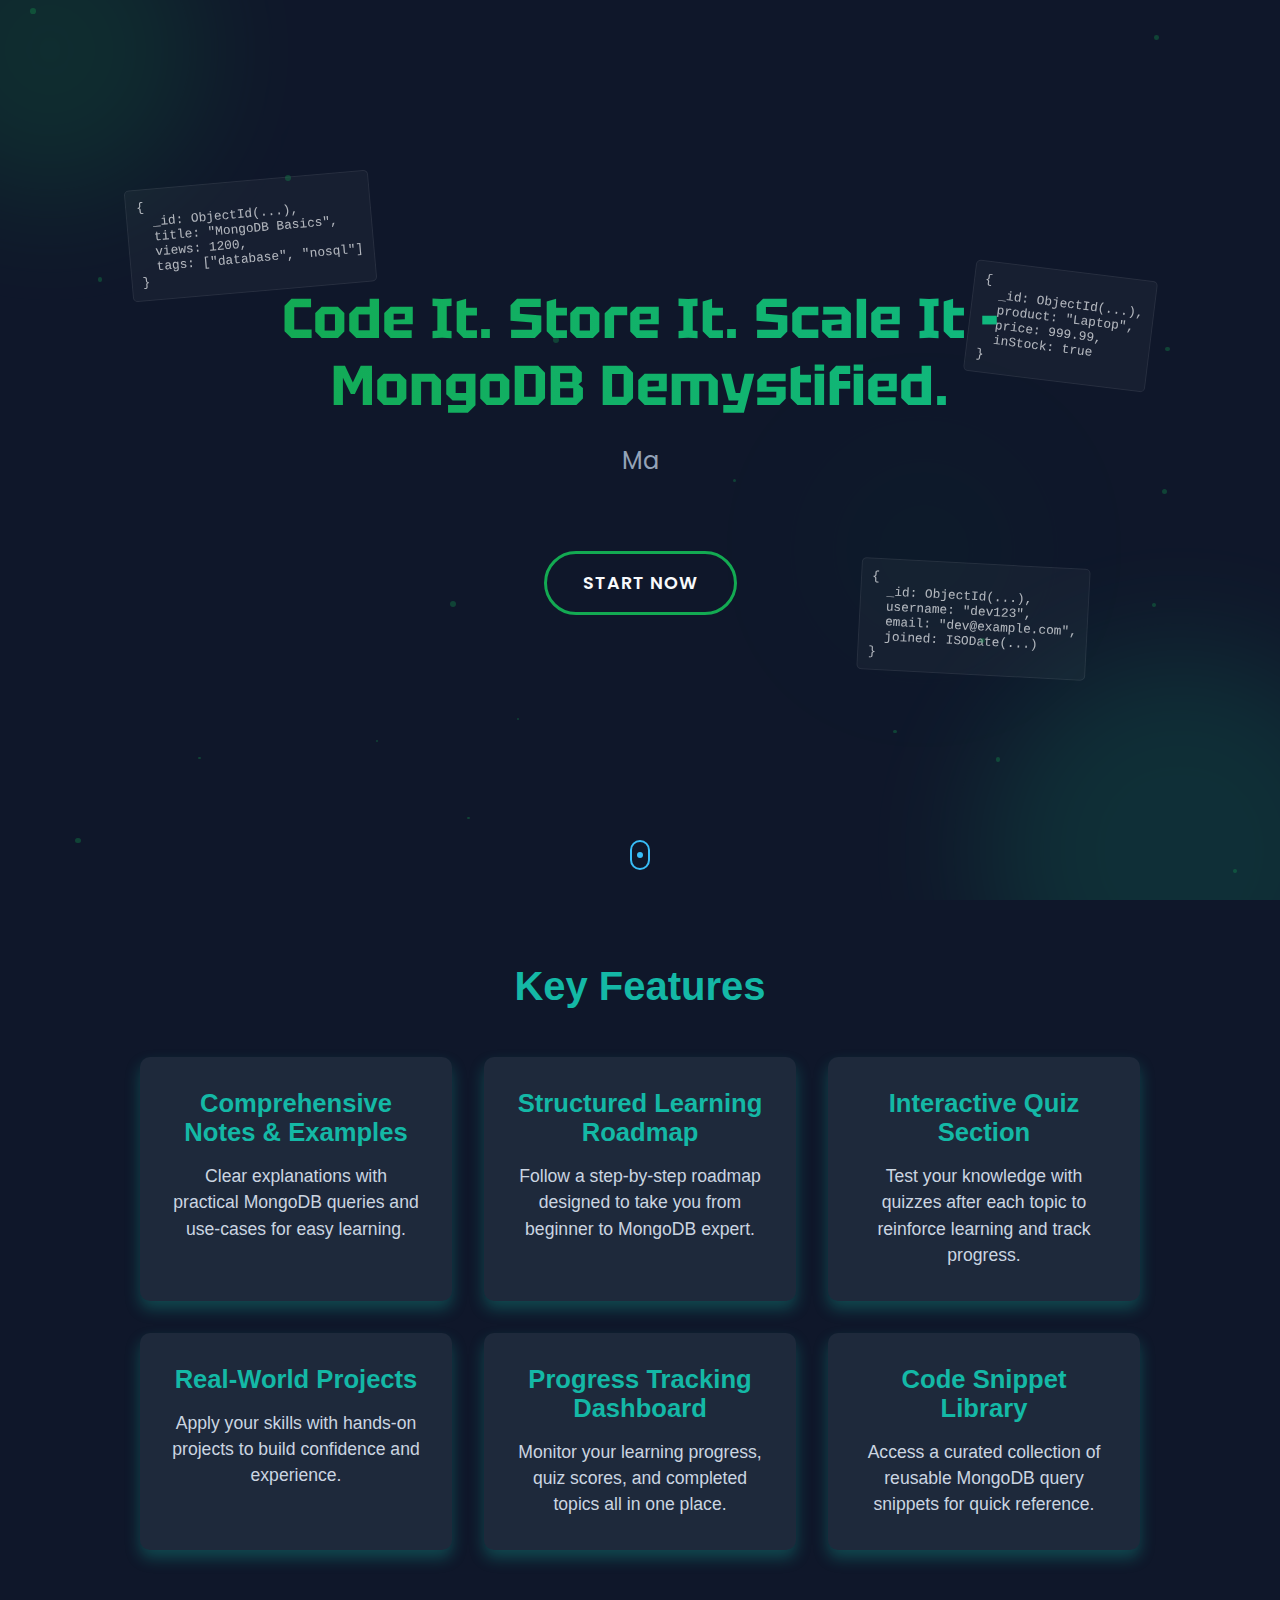
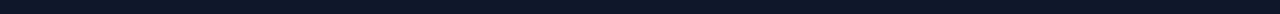
<file: index.html>
<!DOCTYPE html>
<html lang="en">
  <head>
    <meta charset="UTF-8" />
    <meta name="viewport" content="width=device-width, initial-scale=1" />
    <link
      rel="stylesheet"
      href="https://cdnjs.cloudflare.com/ajax/libs/animate.css/4.1.1/animate.min.css"
    />
    <link rel="preconnect" href="https://fonts.googleapis.com" />
    <link rel="preconnect" href="https://fonts.gstatic.com" crossorigin />
    <link
      href="https://fonts.googleapis.com/css2?family=Anton&family=Cal+Sans&family=Oswald:wght@200..700&family=Poppins:ital,wght@0,100;0,200;0,300;0,400;0,500;0,600;0,700;0,800;0,900;1,100;1,200;1,300;1,400;1,500;1,600;1,700;1,800;1,900&family=Tektur:wght@400..900&display=swap"
      rel="stylesheet"
    />
    <title>Learning Website</title>
    <style>
      :root {
        --primary-color: #13aa52;
        --secondary-color: #023430;
        --accent-color: #10b981;
        --text-color: #f8fafc;
        --dark-bg: #0f172a;
      }

      * {
        margin: 0;
        padding: 0;
        box-sizing: border-box;
      }

      body {
        font-family: "Poppins", sans-serif;
        background-color: var(--dark-bg);
        color: var(--text-color);
        overflow-x: hidden;
      }

      .container {
        min-height: 100vh;
        display: flex;
        flex-direction: column;
        align-items: center;
        justify-content: center;
        padding: 2rem;
        position: relative;
        overflow: hidden;
      }

     
      .introduction {
        text-align: center;
        max-width: 800px;
        z-index: 2;
      }

      h1 {
        font-family: "Tektur", sans-serif;
        font-size: 3.5rem;
        margin-bottom: 1.5rem;
        background: linear-gradient(90deg, #13aa52, #10b981);
        -webkit-background-clip: text;
        background-clip: text;
        color: transparent;
        line-height: 1.2;
      }

      #typing-text {
        font-size: 1.5rem;
        margin-bottom: 3rem;
        color: #94a3b8;
        min-height: 60px;
      }

      /* Animated background elements */
      .bg-element {
        position: absolute;
        border-radius: 50%;
        filter: blur(60px);
        opacity: 0.15;
        z-index: 1;
      }

      .bg-element-1 {
        width: 300px;
        height: 300px;
        background: var(--primary-color);
        top: -100px;
        left: -100px;
        animation: float 8s ease-in-out infinite;
      }

      .bg-element-2 {
        width: 400px;
        height: 400px;
        background: var(--accent-color);
        bottom: -150px;
        right: -100px;
        animation: float 10s ease-in-out infinite reverse;
      }

      .bg-element-3 {
        width: 200px;
        height: 200px;
        background: var(--secondary-color);
        top: 50%;
        right: 20%;
        animation: float 7s ease-in-out infinite 2s;
      }

      /* MongoDB document floating animation */
      .document-shape {
        position: absolute;
        background: rgba(255, 255, 255, 0.05);
        border: 1px solid rgba(255, 255, 255, 0.1);
        border-radius: 5px;
        padding: 10px;
        font-family: monospace;
        font-size: 0.8rem;
        opacity: 0.7;
        z-index: 1;
      }

      .document-1 {
        top: 20%;
        left: 10%;
        transform: rotate(-5deg);
        animation: float 9s ease-in-out infinite 1s;
      }

      .document-2 {
        bottom: 25%;
        right: 15%;
        transform: rotate(3deg);
        animation: float 11s ease-in-out infinite;
      }

      .document-3 {
        top: 30%;
        right: 10%;
        transform: rotate(7deg);
        animation: float 7s ease-in-out infinite 0.5s;
      }

      /* Keyframes */
      @keyframes float {
        0% {
          transform: translateY(0) rotate(0deg);
        }
        50% {
          transform: translateY(-20px) rotate(2deg);
        }
        100% {
          transform: translateY(0) rotate(0deg);
        }
      }

      @keyframes fadeInScale {
        from {
          opacity: 0;
          transform: scale(0.9);
        }
        to {
          opacity: 1;
          transform: scale(1);
        }
      }

      /* Enhanced button animation */
      .animated-button {
        position: relative;
        display: flex;
        align-items: center;
        gap: 4px;
        padding: 16px 36px;
        border: 3px solid var(--primary-color);
        border-radius: 50px;
        background-color: transparent;
        color: var(--text-color);
        font-family: "Poppins", sans-serif;
        font-weight: 600;
        font-size: 1.1rem;
        text-transform: uppercase;
        letter-spacing: 1px;
        cursor: pointer;
        overflow: hidden;
        transition: all 0.3s ease;
        z-index: 2;
        margin: auto;
      }

      .animated-button:hover {
        background-color: var(--primary-color);
        transform: translateY(-3px);
        box-shadow: 0 10px 20px rgba(19, 170, 82, 0.3);
      }

      .animated-button:active {
        transform: translateY(-1px);
      }

      .animated-button svg {
        width: 20px;
        height: 20px;
        fill: currentColor;
        transition: all 0.3s ease;
      }

      .animated-button .arr-1 {
        position: absolute;
        left: -25px;
        transition: all 0.3s ease;
      }

      .animated-button:hover .arr-1 {
        left: 10px;
      }

      .animated-button .arr-2 {
        position: absolute;
        right: -25px;
        transition: all 0.3s ease;
      }

      .animated-button:hover .arr-2 {
        right: 10px;
      }

      .animated-button .circle {
        position: absolute;
        top: 50%;
        left: 50%;
        transform: translate(-50%, -50%) scale(0);
        width: 20px;
        height: 20px;
        background-color: var(--accent-color);
        border-radius: 50%;
        opacity: 0;
        transition: all 0.3s ease;
      }

      .animated-button:hover .circle {
        transform: translate(-50%, -50%) scale(10);
        opacity: 0.3;
      }

      /* Page transition */
      .page-transition {
        position: fixed;
        bottom: 0;
        left: 0;
        width: 100%;
        height: 100%;
        background-color: #1e272e;
        z-index: 999;
        transform: scaleY(0);
        transform-origin: bottom;
        transition: transform 0.6s cubic-bezier(0.19, 1, 0.22, 1);
      }

      /* Floating particles */
      .particle {
        position: absolute;
        background-color: rgba(19, 170, 82, 0.3);
        border-radius: 50%;
        pointer-events: none;
        z-index: 1;
      }

      /* Mouse Scroll Indicator */
      .mouse-scroll {
        position: absolute;
        bottom: 30px;
        width: 20px;
        height: 30px;
        border: 2px solid #38bdf8;
        border-radius: 20px;
        display: flex;
        justify-content: center;
        align-items: start;
        padding-top: 10px;
        cursor: pointer;
      }

      .mouse-scroll::before {
        content: "";
        width: 6px;
        height: 6px;
        background-color: #38bdf8;
        border-radius: 50%;
        animation: scrollWheel 1.5s infinite;
      }

      @keyframes scrollWheel {
        0% {
          transform: translateY(0);
          opacity: 1;
        }
        50% {
          transform: translateY(10px);
          opacity: 0.5;
        }
        100% {
          transform: translateY(0);
          opacity: 1;
        }
      }

      .features-section {
        padding: 4rem 2rem;
        background-color: #0f172a;
        color: #e2e8f0;
        font-family: "Segoe UI", Tahoma, Geneva, Verdana, sans-serif;
        text-align: center;
      }

      .features-section h2 {
        font-size: 2.5rem;
        margin-bottom: 3rem;
        color: #14b8a6;
        font-weight: 700;
      }

      .features-grid {
        display: grid;
        grid-template-columns: repeat(auto-fit, minmax(280px, 1fr));
        gap: 2rem;
        max-width: 1000px;
        margin: 0 auto;
      }

      .feature-card {
        background: #1e293b;
        padding: 2rem;
        border-radius: 10px;
        box-shadow: 0 8px 15px rgba(20, 184, 166, 0.3);
        transition: transform 0.25s ease, box-shadow 0.25s ease;
      }

      .feature-card:hover {
        transform: translateY(-8px);
        box-shadow: 0 12px 30px rgba(20, 184, 166, 0.6);
      }

      .feature-card h3 {
        font-size: 1.6rem;
        color: #14b8a6;
        margin-bottom: 1rem;
      }

      .feature-card p {
        font-size: 1.1rem;
        line-height: 1.5;
        color: #cbd5e1;
      }

      /* Responsive adjustments */
      @media (max-width: 1024px) {
        /* Medium devices (tablets, 768px and up) */
        h1 {
          font-size: 3rem;
        }
        
        /* Hide floating documents on medium and small devices */
        .document-shape {
          display: none;
        }
      }

      @media (max-width: 768px) {
        /* Small devices (landscape phones, 576px and up) */
        .container {
          padding: 1.5rem;
        }
        
        h1 {
          font-size: 2.2rem;
          margin-bottom: 1rem;
        }

        #typing-text {
          font-size: 1.2rem;
          margin-bottom: 2rem;
          min-height: 50px;
        }

        .animated-button {
          padding: 12px 28px;
          font-size: 1rem;
        }

        .bg-element-1,
        .bg-element-2,
        .bg-element-3 {
          display: none;
        }

        .features-section {
          padding: 3rem 1.5rem;
        }
        
        .features-section h2 {
          font-size: 2rem;
          margin-bottom: 2rem;
        }
        
        .features-grid {
          gap: 1.5rem;
        }
        
        .feature-card {
          padding: 1.5rem;
        }
        
        .feature-card h3 {
          font-size: 1.4rem;
        }
        
        .feature-card p {
          font-size: 1rem;
        }
      }

      @media (max-width: 480px) {
        /* Extra small devices (portrait phones, less than 576px) */
        h1 {
          font-size: 1.8rem;
        }
        
        #typing-text {
          font-size: 1rem;
          min-height: 40px;
        }
        
        .features-section {
          padding: 2rem 1rem;
        }
        
        .features-section h2 {
          font-size: 1.8rem;
        }
        
        .features-grid {
          grid-template-columns: 1fr;
        }
        
        .feature-card {
          padding: 1.2rem;
        }
      }
    </style>
  </head>
  <body>
    <div class="container">
      <!-- Background elements -->
      <div class="bg-element bg-element-1"></div>
      <div class="bg-element bg-element-2"></div>
      <div class="bg-element bg-element-3"></div>

      <!-- Floating MongoDB documents - will be hidden on medium and small devices -->
      <div class="document-shape document-1">
        {<br />
        &nbsp;&nbsp;_id: ObjectId(...),<br />
        &nbsp;&nbsp;title: "MongoDB Basics",<br />
        &nbsp;&nbsp;views: 1200,<br />
        &nbsp;&nbsp;tags: ["database", "nosql"]<br />
        }
      </div>

      <div class="document-shape document-2">
        {<br />
        &nbsp;&nbsp;_id: ObjectId(...),<br />
        &nbsp;&nbsp;username: "dev123",<br />
        &nbsp;&nbsp;email: "dev@example.com",<br />
        &nbsp;&nbsp;joined: ISODate(...)<br />
        }
      </div>

      <div class="document-shape document-3">
        {<br />
        &nbsp;&nbsp;_id: ObjectId(...),<br />
        &nbsp;&nbsp;product: "Laptop",<br />
        &nbsp;&nbsp;price: 999.99,<br />
        &nbsp;&nbsp;inStock: true<br />
        }
      </div>

      <div class="introduction animate__animated animate__fadeIn">
        <h1 class="animate__animated animate__fadeInUp">
          Code It. Store It. Scale It - MongoDB Demystified.
        </h1>
        <p
          id="typing-text"
          class="animate__animated animate__fadeInUp animate__delay-1s"
        >
          Master MongoDB effortlessly and build apps that scale with speed and
          power.
        </p>
        <button class="animated-button" id="continueBtn">
          <svg
            viewBox="0 0 24 24"
            class="arr-2"
            xmlns="http://www.w3.org/2000/svg"
          >
            <path
              d="M16.1716 10.9999L10.8076 5.63589L12.2218 4.22168L20 11.9999L12.2218 19.778L10.8076 18.3638L16.1716 12.9999H4V10.9999H16.1716Z"
            ></path>
          </svg>
          <span class="text">Start Now</span>
          <span class="circle"></span>
          <svg
            viewBox="0 0 24 24"
            class="arr-1"
            xmlns="http://www.w3.org/2000/svg"
          >
            <path
              d="M16.1716 10.9999L10.8076 5.63589L12.2218 4.22168L20 11.9999L12.2218 19.778L10.8076 18.3638L16.1716 12.9999H4V10.9999H16.1716Z"
            ></path>
          </svg>
        </button>
      </div>

      <div class="page-transition" id="pageTransition"></div>

      <div class="mouse-scroll" id="mouseScroll"></div>
    </div>

    <!-- Scroll-To-Reveal Section -->
    <section class="features-section" id="features">
      <div class="features-content">
        <h2>Key Features</h2>
        <div class="features-grid">
          <div class="feature-card">
            <h3>Comprehensive Notes & Examples</h3>
            <p>
              Clear explanations with practical MongoDB queries and use-cases
              for easy learning.
            </p>
          </div>
          <div class="feature-card">
            <h3>Structured Learning Roadmap</h3>
            <p>
              Follow a step-by-step roadmap designed to take you from beginner
              to MongoDB expert.
            </p>
          </div>
          <div class="feature-card">
            <h3>Interactive Quiz Section</h3>
            <p>
              Test your knowledge with quizzes after each topic to reinforce
              learning and track progress.
            </p>
          </div>
          <div class="feature-card">
            <h3>Real-World Projects</h3>
            <p>
              Apply your skills with hands-on projects to build confidence and
              experience.
            </p>
          </div>
          <div class="feature-card">
            <h3>Progress Tracking Dashboard</h3>
            <p>
              Monitor your learning progress, quiz scores, and completed topics
              all in one place.
            </p>
          </div>
          <div class="feature-card">
            <h3>Code Snippet Library</h3>
            <p>
              Access a curated collection of reusable MongoDB query snippets for
              quick reference.
            </p>
          </div>
        </div>
      </div>
    </section>

    <script>
      // Create floating particles
      function createParticles() {
        const container = document.querySelector(".container");
        const particleCount = window.innerWidth < 768 ? 10 : 20;

        for (let i = 0; i < particleCount; i++) {
          const particle = document.createElement("div");
          particle.classList.add("particle");

          // Random size between 2px and 6px
          const size = Math.random() * 4 + 2;
          particle.style.width = `${size}px`;
          particle.style.height = `${size}px`;

          // Random position
          particle.style.left = `${Math.random() * 100}%`;
          particle.style.top = `${Math.random() * 100}%`;

          // Random animation
          const duration = Math.random() * 20 + 10;
          const delay = Math.random() * 5;
          particle.style.animation = `float ${duration}s ease-in-out ${delay}s infinite`;

          container.appendChild(particle);
        }
      }

      // Typing animation for the text
      function typeWriter(text, element, speed = 50) {
        let i = 0;
        element.textContent = "";

        function typing() {
          if (i < text.length) {
            element.textContent += text.charAt(i);
            i++;
            setTimeout(typing, speed);
          }
        }

        typing();
      }

      // Initialize animations when page loads
      document.addEventListener("DOMContentLoaded", function () {
        // Create particles
        createParticles();

        // Get the typing text element
        const typingText = document.getElementById("typing-text");
        const originalText = typingText.textContent;

        // Start typing animation after a short delay
        setTimeout(() => {
          typeWriter(originalText, typingText);
        }, 100);

        // Button click animation
        const continueBtn = document.getElementById("continueBtn");
        const pageTransition = document.getElementById("pageTransition");

        continueBtn.addEventListener("click", function () {
          // Animate the button
          this.classList.add("animate__animated", "animate__pulse");

          // Trigger page transition
          pageTransition.style.transform = "scaleY(1)";
          pageTransition.style.transformOrigin = "bottom";

          // After transition, navigate to new page
          setTimeout(() => {
            window.location.href = "Home.html"; // Change to your actual course page
          }, 350);
        });

        // Remove button animation when it ends
        continueBtn.addEventListener("animationend", function () {
          this.classList.remove("animate__animated", "animate__pulse");
        });
      });

      // Parallax effect for background elements - only on larger screens
      if (window.innerWidth > 768) {
        window.addEventListener("mousemove", function (e) {
          const x = e.clientX / window.innerWidth;
          const y = e.clientY / window.innerHeight;

          const bg1 = document.querySelector(".bg-element-1");
          const bg2 = document.querySelector(".bg-element-2");
          const bg3 = document.querySelector(".bg-element-3");

          if (bg1 && bg2 && bg3) {
            bg1.style.transform = `translate(${x * 20}px, ${y * 20}px)`;
            bg2.style.transform = `translate(${x * -30}px, ${y * -30}px)`;
            bg3.style.transform = `translate(${x * 15}px, ${y * -15}px)`;
          }
        });
      }

      // Smooth scroll on clicking the mouse icon
      const mouseScroll = document.getElementById("mouseScroll");
      const featuresSection = document.getElementById("features");

      if (mouseScroll && featuresSection) {
        mouseScroll.addEventListener("click", () => {
          featuresSection.scrollIntoView({ behavior: "smooth" });
        });
      }
    </script>
  </body>
</html>
</file>
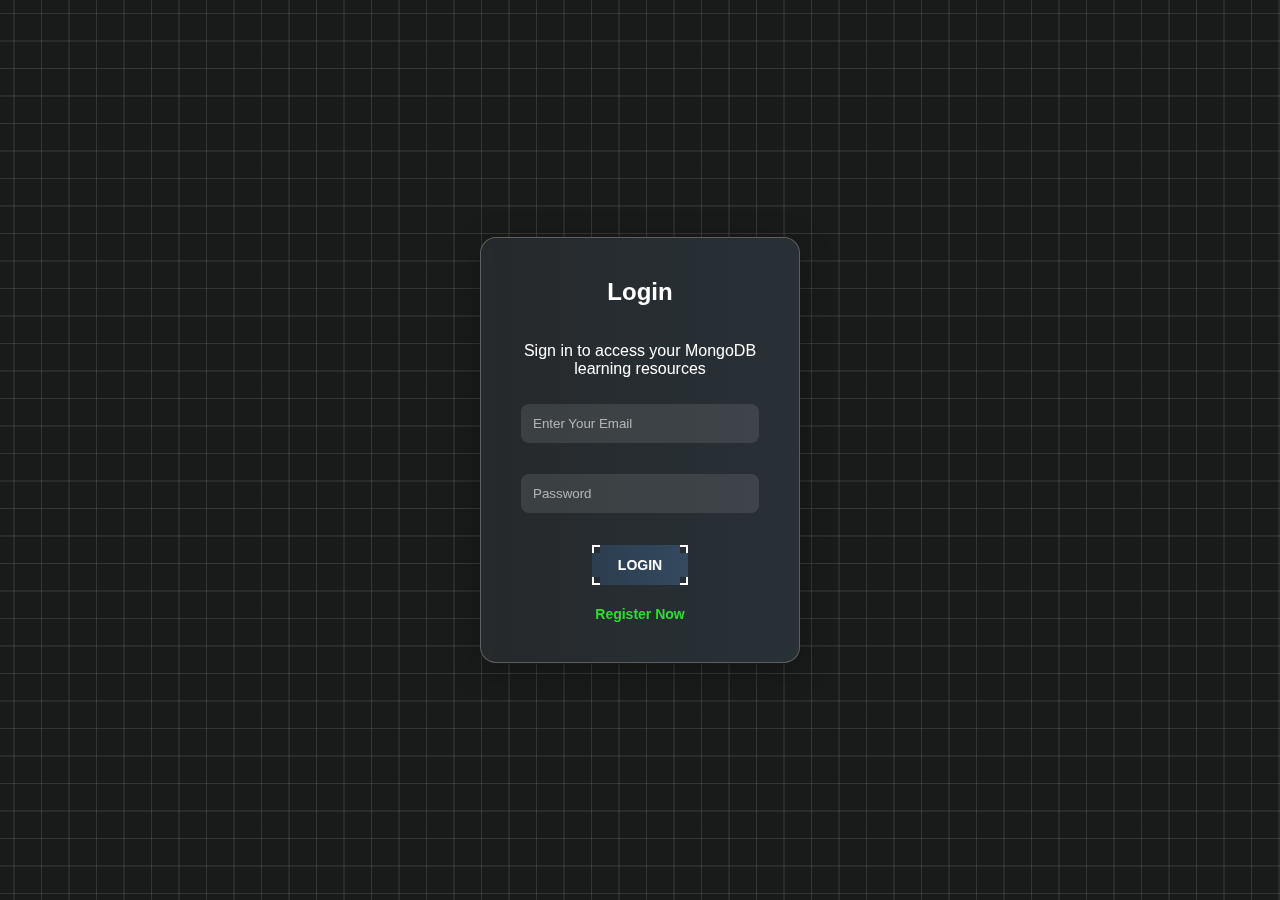
<file: pages/login/login.html>
<!DOCTYPE html>
<html lang="en">
  <head>
    <meta charset="UTF-8" />
    <meta name="viewport" content="width=device-width, initial-scale=1" />
    <title>Login</title>
    <script defer src="../../js/login.js" type="module"></script>

    <!-- <link rel="stylesheet" href="./login.css"> -->
    <style>
      * {
        margin: 0;
        padding: 0;
        box-sizing: border-box;
        font-family: "Segoe UI", sans-serif;
      }

      body,
      html {
        height: 100%;
        width: 100%;
      }

      .container {
        width: 100%;
        height: 100vh;
        display: flex;
        justify-content: center;
        align-items: center;
        --color: rgba(114, 114, 114, 0.3);
        background-color: #191a1a;
        background-image: linear-gradient(
            0deg,
            transparent 24%,
            var(--color) 25%,
            var(--color) 26%,
            transparent 27%,
            transparent 74%,
            var(--color) 75%,
            var(--color) 76%,
            transparent 77%,
            transparent
          ),
          linear-gradient(
            90deg,
            transparent 24%,
            var(--color) 25%,
            var(--color) 26%,
            transparent 27%,
            transparent 74%,
            var(--color) 75%,
            var(--color) 76%,
            transparent 77%,
            transparent
          );
        background-size: 55px 55px;
        text-align: center;
      }

      .login-box {
        position: relative;
        border-radius: 16px;
        padding: 40px;
        width: 320px;
        color: #fff;
        backdrop-filter: blur(15px);
        -webkit-backdrop-filter: blur(15px);
        border: 1px solid rgba(255, 255, 255, 0.25);
        box-shadow: 0 8px 32px rgba(0, 0, 0, 0.25);
        overflow: hidden;
        background: rgba(255, 255, 255, 0.068);
        z-index: 0;
        height: fit-content;
        transition: box-shadow 0.4s ease-in-out;
        display: flex;
        flex-direction: column;
        gap: 1rem;
      }

      .login-box:hover {
        box-shadow: 0 0 25px rgba(0, 255, 170, 0.4);
      }

      .login-box::before {
        content: "";
        position: absolute;
        inset: 0;
        border-radius: 16px;
        background: linear-gradient(
          270deg,
          rgba(30, 39, 46, 0.4),
          rgba(64, 115, 158, 0.3),
          rgba(30, 39, 46, 0.4)
        );
        background-size: 600% 600%;
        animation: gradientShift 10s ease infinite;
        z-index: -1;
      }

      @keyframes gradientShift {
        0% {
          background-position: 0% 50%;
        }
        50% {
          background-position: 100% 50%;
        }
        100% {
          background-position: 0% 50%;
        }
      }

      .login-box h2 {
        text-align: center;
        margin-bottom: 20px;
        font-weight: 600;
      }
      .login-box > form {
        display: flex;
        flex-direction: column;
        gap: 0.7rem;
        align-items: center;
      }

      .login-box input {
        width: 100%;
        padding: 12px;
        margin: 10px 0;
        border: none;
        border-radius: 8px;
        background-color: rgba(255, 255, 255, 0.1);
        color: #fff;
        outline: none;
        transition: outline 0.3s ease, box-shadow 0.3s ease;
      }

      .login-box input:focus {
        box-shadow: 0 0 10px rgba(0, 255, 170, 0.6);
      }

      .login-box input::placeholder {
        color: rgba(255, 255, 255, 0.6);
      }

      a {
        position: relative;
        display: inline-block;
        padding: 10px 24px;
        border: 2px solid #fefefe;
        text-transform: uppercase;
        color: #fefefe;
        text-decoration: none;
        font-weight: 600;
        font-size: 14px;
        transition: all 0.3s ease-in-out;
      }

      a::before,
      a::after {
        content: "";
        position: absolute;
        background: linear-gradient(90deg, #2c3e50, #34495e);
        transition: transform 0.3s ease-in-out;
      }

      a::before {
        top: 6px;
        left: -2px;
        width: calc(100% + 4px);
        height: calc(100% - 12px);
        transform: scaleY(1);
      }

      a:hover::before {
        transform: scaleY(0);
      }

      a::after {
        left: 6px;
        top: -2px;
        height: calc(100% + 4px);
        width: calc(100% - 12px);
        transform: scaleX(1);
        transition-delay: 0.5s;
      }

      a:hover::after {
        transform: scaleX(0);
      }

      a span {
        position: relative;
        z-index: 3;
      }

      button {
        background-color: inherit;
        border: none;
        transition: transform 0.3s ease-in-out;
      }

      button:hover {
        transform: scale(1.2);
      }

      .errormsg {
        width: 100%;
        text-align: center;
      }

      .errormsg > p {
        color: red;
        font-size: 14px;
        margin-top: 4px;
      }

      .signup {
        color: rgb(48, 219, 48);
        font-size: 14px;
        text-align: center;
        margin-top: 10px;
        transition: color 0.3s;
        font-weight: bold;
        transition: transform 0.3s ease-in-out;
      }

      .signup:hover {
        color: #fff;
        text-decoration: underline;
        transform: scale(1.2);
      }
      .signup:active {
        transform: scale(0.9);
      }
    </style>
  </head>
  <body>
    <div class="container">
      <div class="login-box">
        <h2>Login</h2>
        <p>Sign in to access your MongoDB learning resources</p>
        <form id="loginForm">
          <input type="email" placeholder="Enter Your Email" required />
          <input type="password" placeholder="Password" required />
          <div class="errormsg"></div>
          <button type="submit">
            <a href="#"><span>Login</span></a>
          </button>
          <div class="signup">Register Now</div>
        </form>
      </div>
    </div>
  </body>
</html>
</file>
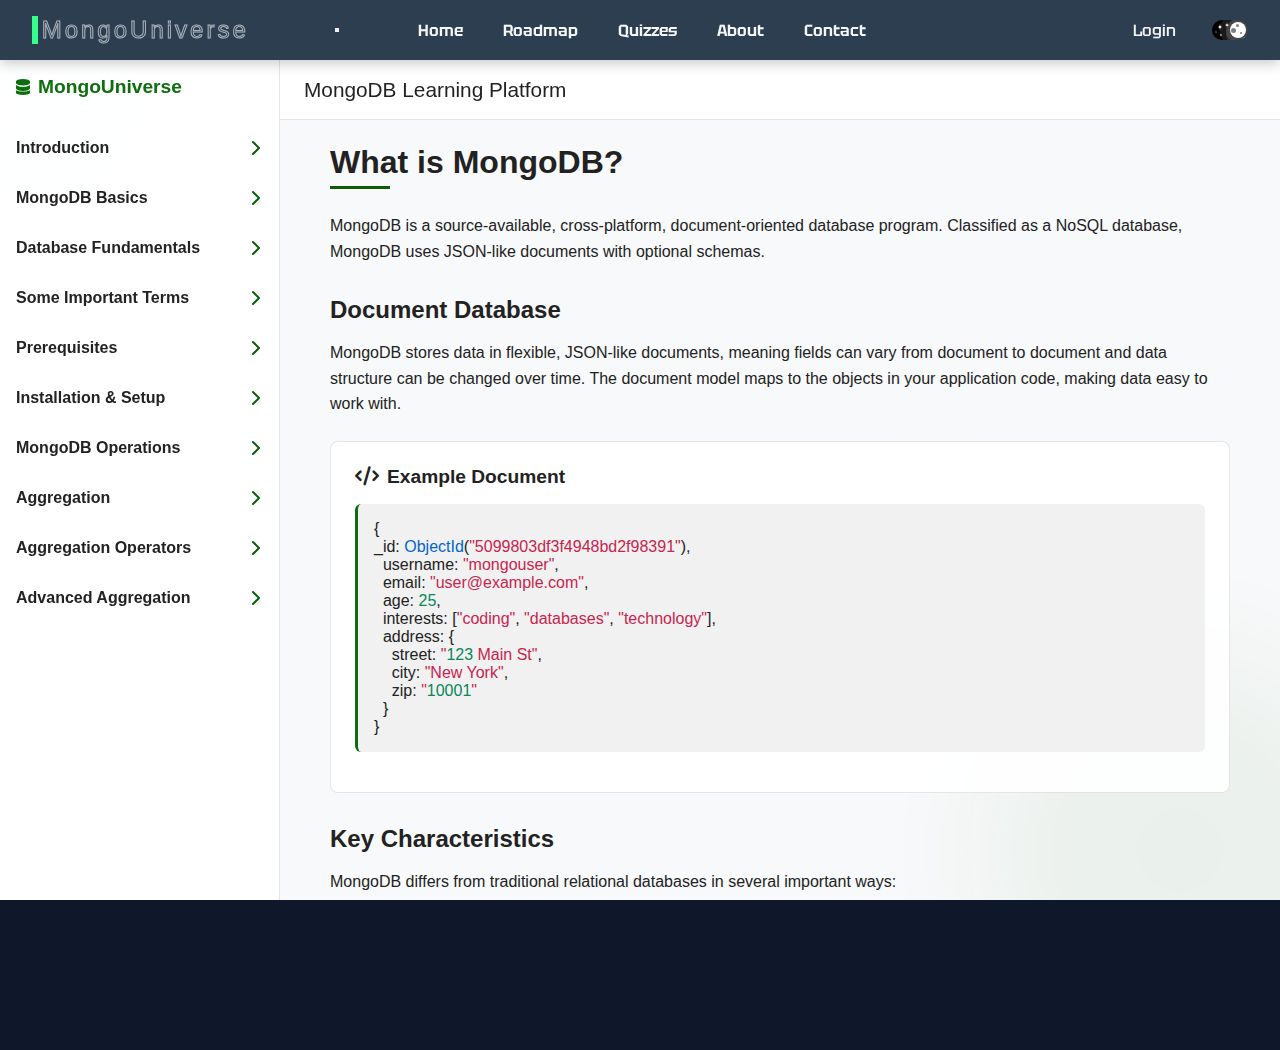
<file: pages/note/note.html>
<!DOCTYPE html>
<html lang="en">
  <head>
    <meta charset="UTF-8" />
    <meta name="viewport" content="width=device-width, initial-scale=1.0" />
    <title>MongoUniverse - Learn MongoDB</title>
    <link
      href="https://fonts.googleapis.com/css2?family=Anton&family=Cal+Sans&family=Oswald:wght@200..700&family=Poppins:ital,wght@0,100;0,200;0,300;0,400;0,500;0,600;0,700;0,800;0,900;1,100;1,200;1,300;1,400;1,500;1,600;1,700;1,800;1,900&family=Tektur:wght@400..900&display=swap"
      rel="stylesheet"
    />
    <link
      rel="stylesheet"
      href="https://cdnjs.cloudflare.com/ajax/libs/font-awesome/6.4.0/css/all.min.css"
    />
    <link rel="stylesheet" href="../../style/note.css" />
  </head>
  <body>
    <nav>
      <div class="logo">
        <button class="button" id="logoButton" data-text="Awesome">
          <span class="actual-text">&nbsp;MongoUniverse&nbsp;</span>
          <span aria-hidden="true" class="hover-text"
            >&nbsp;MongoUniverse&nbsp;</span
          >
        </button>
      </div>

      <button
        class="hamburger"
        id="hamburger"
        aria-expanded="false"
        aria-controls="nav-center"
        aria-label="Toggle navigation"
      >
        <span class="hamburger-line"></span>
        <span class="hamburger-line"></span>
        <span class="hamburger-line"></span>
      </button>

      <div class="nav-center">
        <div class="nav-links">
          <a href="../../Home.html">Home</a>
          <a
            href=""
            id="roadmapBtn"
            aria-haspopup="dialog"
            aria-controls="roadmapModal"
            >Roadmap</a
          >
          <a href="../quiz/quiz.html" id="quizLink">Quizzes</a>
          <a href="../about/about.html">About</a>
          <a href="../../Home.html#contactSection" class="nav-link">Contact</a>
        </div>
      </div>

      <div class="nav-right">
        <a href="../login/login.html" class="login-btn">Login</a>
        <label class="switch">
          <input id="input" type="checkbox" />
          <div class="slider round">
            <div class="sun-moon">
              <svg id="moon-dot-1" class="moon-dot" viewBox="0 0 100 100">
                <circle cx="50" cy="50" r="50" />
              </svg>
              <svg id="moon-dot-2" class="moon-dot" viewBox="0 0 100 100">
                <circle cx="50" cy="50" r="50" />
              </svg>
              <svg id="moon-dot-3" class="moon-dot" viewBox="0 0 100 100">
                <circle cx="50" cy="50" r="50" />
              </svg>
              <svg id="light-ray-1" class="light-ray" viewBox="0 0 100 100">
                <circle cx="50" cy="50" r="50" />
              </svg>
              <svg id="light-ray-2" class="light-ray" viewBox="0 0 100 100">
                <circle cx="50" cy="50" r="50" />
              </svg>
              <svg id="light-ray-3" class="light-ray" viewBox="0 0 100 100">
                <circle cx="50" cy="50" r="50" />
              </svg>

              <svg id="cloud-1" class="cloud-dark" viewBox="0 0 100 100">
                <circle cx="50" cy="50" r="50" />
              </svg>
              <svg id="cloud-2" class="cloud-dark" viewBox="0 0 100 100">
                <circle cx="50" cy="50" r="50" />
              </svg>
              <svg id="cloud-3" class="cloud-dark" viewBox="0 0 100 100">
                <circle cx="50" cy="50" r="50" />
              </svg>
              <svg id="cloud-4" class="cloud-light" viewBox="0 0 100 100">
                <circle cx="50" cy="50" r="50" />
              </svg>
              <svg id="cloud-5" class="cloud-light" viewBox="0 0 100 100">
                <circle cx="50" cy="50" r="50" />
              </svg>
              <svg id="cloud-6" class="cloud-light" viewBox="0 0 100 100">
                <circle cx="50" cy="50" r="50" />
              </svg>
            </div>

            <div class="stars">
              <svg id="star-1" class="star" viewBox="0 0 20 20">
                <path
                  d="M 0 10 C 10 10,10 10 ,0 10 C 10 10 , 10 10 , 10 20 C 10 10 , 10 10 , 20 10 C 10 10 , 10 10 , 10 0 C 10 10,10 10 ,0 10 Z"
                />
              </svg>
              <svg id="star-2" class="star" viewBox="0 0 20 20">
                <path
                  d="M 0 10 C 10 10,10 10 ,0 10 C 10 10 , 10 10 , 10 20 C 10 10 , 10 10 , 20 10 C 10 10 , 10 10 , 10 0 C 10 10,10 10 ,0 10 Z"
                />
              </svg>
              <svg id="star-3" class="star" viewBox="0 0 20 20">
                <path
                  d="M 0 10 C 10 10,10 10 ,0 10 C 10 10 , 10 10 , 10 20 C 10 10 , 10 10 , 20 10 C 10 10 , 10 10 , 10 0 C 10 10,10 10 ,0 10 Z"
                />
              </svg>
              <svg id="star-4" class="star" viewBox="0 0 20 20">
                <path
                  d="M 0 10 C 10 10,10 10 ,0 10 C 10 10 , 10 10 , 10 20 C 10 10 , 10 10 , 20 10 C 10 10 , 10 10 , 10 0 C 10 10,10 10 ,0 10 Z"
                />
              </svg>
            </div>
          </div>
        </label>
      </div>
    </nav>

    <div class="app-container">
      <!-- Background elements -->
      <div class="bg-element bg-element-1"></div>
      <div class="bg-element bg-element-2"></div>
      <div class="bg-element bg-element-3"></div>

      <!-- Sidebar -->
      <aside class="sidebar" id="sidebar">
        <div class="sidebar-header">
          <i class="fas fa-database" style="color: var(--primary-color)"></i>
          <h2>MongoUniverse</h2>
        </div>

        <div class="sidebar-menu" id="sidebarMenu">
          <!-- Dynamically generated from contentData -->
        </div>
      </aside>

      <!-- Main Content -->
      <main class="main-content">
        <header class="content-header">
          <button class="sidebar-toggle" id="sidebarToggle">
            <i class="fas fa-bars"></i>
          </button>
          <h1>MongoDB Learning Platform</h1>
        </header>

        <div class="content-body">
          <div class="topic-content" id="topicContent">
            <!-- Dynamically generated from contentData -->
          </div>
        </div>
      </main>
    </div>

    <script src="../../js/note.js"></script>
  </body>
</html>
</file>
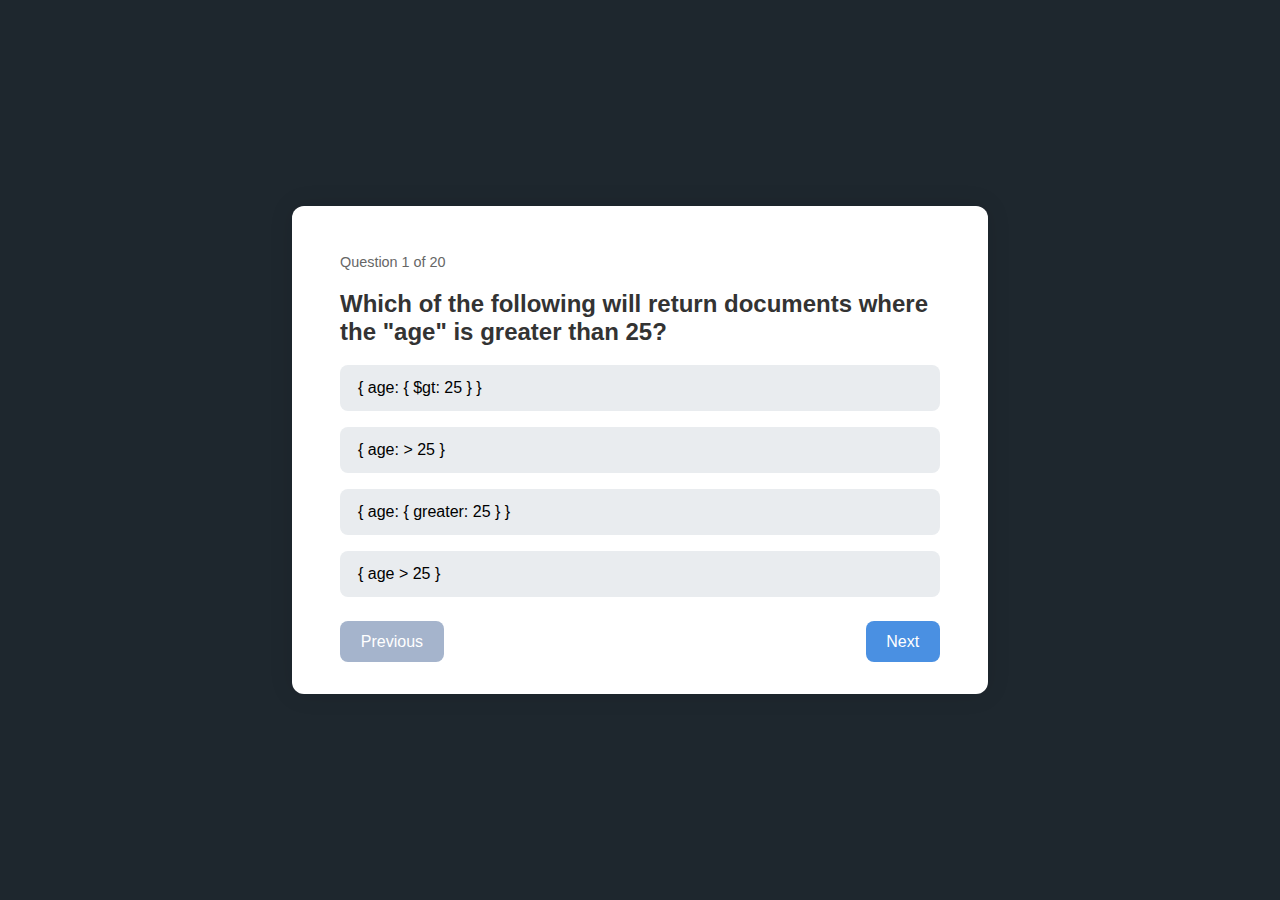
<file: pages/quiz/quiz.html>
<!DOCTYPE html>
<html lang="en">
  <head>
    <meta charset="UTF-8" />
    <meta name="viewport" content="width=device-width, initial-scale=1" />
    <title>MongoDB Quiz</title>
    <link rel="stylesheet" href="../../style/quiz.css" />
  </head>
  <body>
    <div class="quiz-container">
      <div id="timer"></div>
      <div class="question-count"></div>
      <h2 class="question-text"></h2>
      <ul class="options"></ul>

      <div class="buttons">
        <button id="prevBtn" disabled>Previous</button>
        <button id="nextBtn" disabled>Next</button>
        <button id="submitBtn" style="display: none">Submit</button>
      </div>

      <div class="result" style="display: none"></div>
      <div class="answer-review" style="display: none"></div>
    </div>

    <script src="../../js/quiz.js"></script>
  </body>
</html>
</file>
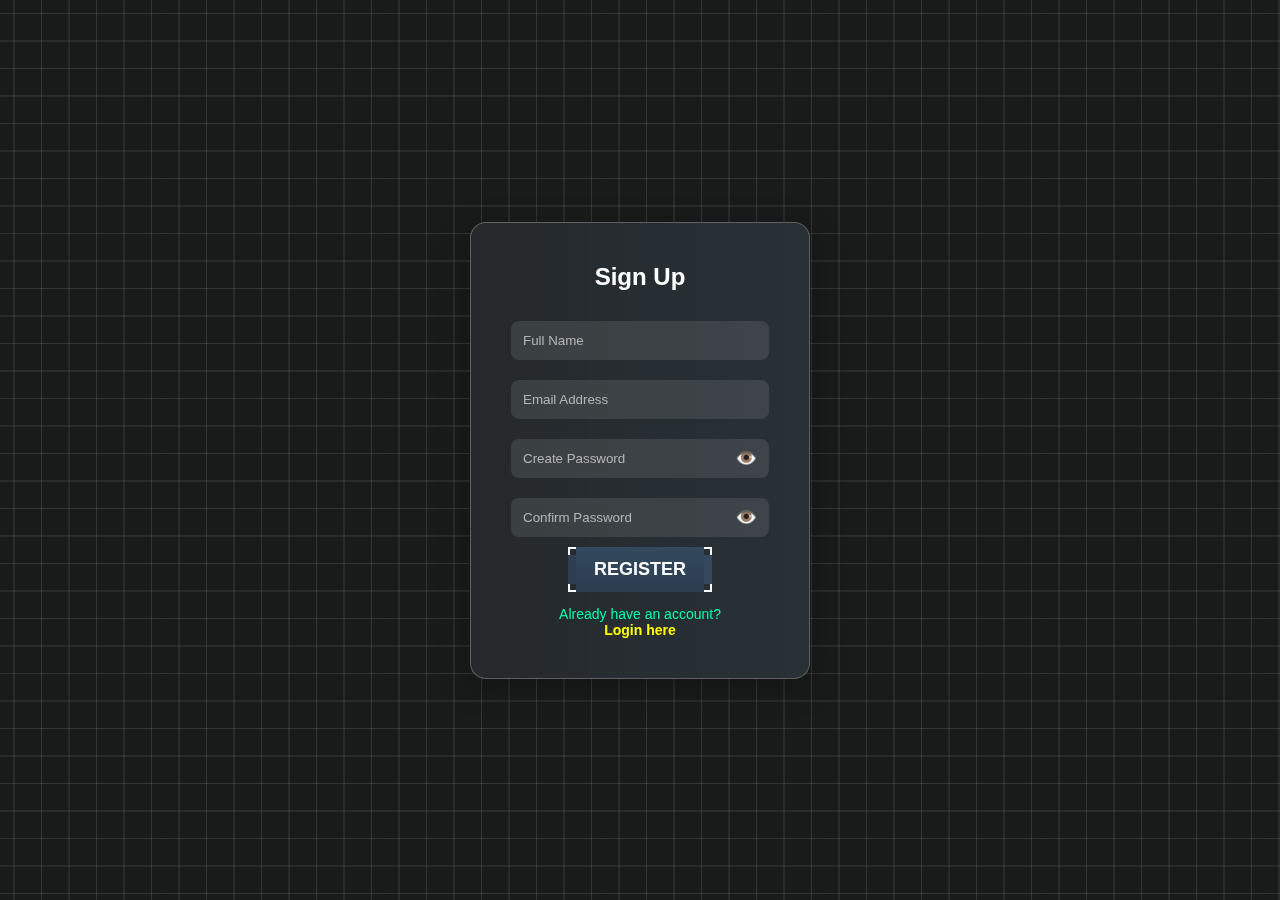
<file: pages/signup/signup.html>
<!DOCTYPE html>
<html lang="en">
  <head>
    <meta charset="UTF-8" />
    <meta name="viewport" content="width=device-width, initial-scale=1" />
    <title>Sign Up</title>
    <script defer src="../../js/signup.js" type="module"></script>
    <style>
      * {
        margin: 0;
        padding: 0;
        box-sizing: border-box;
        font-family: "Segoe UI", sans-serif;
      }

      body,
      html {
        height: 100%;
        width: 100%;
      }

      .container {
        width: 100%;
        height: 100vh;
        display: flex;
        justify-content: center;
        align-items: center;
        --color: rgba(114, 114, 114, 0.3);
        background-color: #191a1a;
        background-image: linear-gradient(
            0deg,
            transparent 24%,
            var(--color) 25%,
            var(--color) 26%,
            transparent 27%,
            transparent 74%,
            var(--color) 75%,
            var(--color) 76%,
            transparent 77%,
            transparent
          ),
          linear-gradient(
            90deg,
            transparent 24%,
            var(--color) 25%,
            var(--color) 26%,
            transparent 27%,
            transparent 74%,
            var(--color) 75%,
            var(--color) 76%,
            transparent 77%,
            transparent
          );
        background-size: 55px 55px;
      }

      .signup-box {
        position: relative;
        border-radius: 16px;
        padding: 40px;
        width: 340px;
        color: #fff;
        backdrop-filter: blur(15px);
        -webkit-backdrop-filter: blur(15px);
        border: 1px solid rgba(255, 255, 255, 0.25);
        box-shadow: 0 8px 32px rgba(0, 0, 0, 0.25);
        overflow: hidden;
        background: rgba(255, 255, 255, 0.068);
        z-index: 0;
        transition: all 0.3s linear;
      }

      .signup-box::before {
        content: "";
        position: absolute;
        inset: 0;
        border-radius: 16px;
        background: linear-gradient(
          270deg,
          rgba(30, 39, 46, 0.4),
          rgba(64, 115, 158, 0.3),
          rgba(30, 39, 46, 0.4)
        );
        background-size: 600% 600%;
        animation: gradientShift 10s ease infinite;
        z-index: -1;
      }

      @keyframes gradientShift {
        0% {
          background-position: 0% 50%;
        }
        50% {
          background-position: 100% 50%;
        }
        100% {
          background-position: 0% 50%;
        }
      }

      .signup-box:hover {
        box-shadow: 0 0 30px #00ffaa3a, 0 0 60px #00ffaa2d;
      }

      .signup-box h2 {
        text-align: center;
        margin-bottom: 20px;
      }

      .signup-box > form {
        display: flex;
        flex-direction: column;
      }

      .signup-box input {
        width: 100%;
        padding: 12px;
        margin: 10px 0;
        border: none;
        border-radius: 8px;
        background-color: rgba(255, 255, 255, 0.1);
        color: #fff;
        outline: none;
      }

      .signup-box input::placeholder {
        color: rgba(255, 255, 255, 0.6);
      }

      .signup-box input:focus {
        box-shadow: 0 0 10px rgba(0, 255, 170, 0.6);
      }

      .password-wrapper {
        position: relative;
        width: 100%;
      }

      .password-wrapper input {
        padding-right: 40px;
      }

      .toggle-password {
        position: absolute;
        right: 12px;
        top: 50%;
        transform: translateY(-50%);
        cursor: pointer;
        color: #ccc;
        font-size: 18px;
        user-select: none;
      }

      button {
        background-color: inherit;
        border: none;
        transition: transform 0.3s ease-in-out;
      }

      button:hover {
        transform: scale(0.9);
      }

      a {
        position: relative;
        display: inline-block;
        padding: 10px 24px;
        border: 2px solid #fefefe;
        text-transform: uppercase;
        color: #fefefe;
        text-decoration: none;
        font-weight: 600;
        font-size: 18px;
        transition: all 0.3s ease-in-out;
      }

      a::before,
      a::after {
        content: "";
        position: absolute;
        transition: transform 0.3s ease-in-out;
      }

      a::before {
        top: 6px;
        left: -2px;
        width: calc(100% + 4px);
        height: calc(100% - 12px);
        background: linear-gradient(90deg, #2c3e50, #34495e);
        transform: scaleY(1);
      }

      a:hover::before {
        transform: scaleY(0);
      }

      a::after {
        left: 6px;
        top: -2px;
        height: calc(100% + 4px);
        width: calc(100% - 12px);
        background: linear-gradient(0deg, #2c3e50, #34495e);
        transform: scaleX(1);
        transition-delay: 0.5s;
      }

      a:hover::after {
        transform: scaleX(0);
      }

      a span {
        position: relative;
        z-index: 3;
      }

      .signup-box .login-link {
        color: #00ffaa;
        margin-top: 14px;
        font-size: 14px;
        text-align: center;
        cursor: pointer;
      }

      .signup-box .signup-link:hover {
        color: white;
        text-decoration: underline;
      }
    </style>
  </head>
  <body>
    <div class="container">
      <div class="signup-box">
        <h2>Sign Up</h2>
        <form>
          <input type="text" placeholder="Full Name" required />
          <input type="email" placeholder="Email Address" required />

          <div class="password-wrapper">
            <input
              type="password"
              id="createPassword"
              placeholder="Create Password"
              required
            />
            <span
              class="toggle-password"
              onclick="togglePassword('createPassword', this)"
              >👁️</span
            >
          </div>

          <div class="password-wrapper">
            <input
              type="password"
              id="confirmPassword"
              placeholder="Confirm Password"
              required
            />
            <span
              class="toggle-password"
              onclick="togglePassword('confirmPassword', this)"
              >👁️</span
            >
          </div>

          <p class="errormsg"></p>

          <button type="submit">
            <a href="#"><span>Register</span></a>
          </button>
          <div class="login-link">
            Already have an account? <br />
            <span id="login-link" style="color: #ff0; font-weight: bold"
              >Login here</span
            >
          </div>
        </form>
      </div>
    </div>
  </body>
</html>
</file>
<file: style/note.css>
:root {
  --primary-color: #13aa52;
  --secondary-color: #023430;
  --accent-color: #10b981;
  --text-color: #f8fafc;
  --dark-bg: #0f172a;
  --sidebar-width: 280px;
  --header-height: 60px;
  --transition-speed: 0.3s;
}

* {
  margin: 0;
  padding: 0;
  box-sizing: border-box;
  font-family: "Segoe UI", Tahoma, Geneva, Verdana, sans-serif;
}

/* ===== Theme-Specific Topic Colors ===== */
/* Light Theme - Improved Contrast */
body.light {
  --primary-color: #0d6e0d; /* Darker green for better contrast */
  --secondary-color: #e6f7f2;
  --accent-color: #0a5c0a; /* Even darker green for accents */
  --text-color: #222; /* Darker text for better readability */
  --dark-bg: #f8f9fa; /* Light gray background */
}

/* Text Elements - Improved Contrast */
body.light .content-text,
body.light .menu-item span,
body.light .menu-category-title span,
body.light .topic-title,
body.light .subtopic-title,
body.light .example-title,
body.light .note-title {
  color: var(--text-color);
}

/* Code Block - Improved Contrast */
body.light .code-block {
  background-color: #f1f1f1;
  border-left-color: var(--primary-color);
}
body.light .code-block .keyword {
  color: #0066cc;
}
body.light .code-block .string {
  color: #c7254e;
}
body.light .code-block .number {
  color: #098658;
}
body.light .code-block .comment {
  color: #6a737d;
}

/* Sidebar - Improved Contrast */
body.light .sidebar {
  background-color: rgba(255, 255, 255, 0.95);
  border-right: 1px solid rgba(0, 0, 0, 0.1);
}
body.light .sidebar-header h2 {
  color: var(--primary-color);
}
body.light .menu-category-title {
  color: var(--accent-color);
}

/* Content Areas - Improved Contrast */
body.light .content-header {
  background-color: rgba(255, 255, 255, 0.95);
  border-bottom: 1px solid rgba(0, 0, 0, 0.1);
}
body.light .example-container {
  background-color: rgba(255, 255, 255, 0.9);
  border: 1px solid rgba(0, 0, 0, 0.1);
}
body.light .note {
  background-color: rgba(235, 245, 255, 0.9);
  border-left-color: #3b82f6;
}
body.light .note-title {
  color: #1d4ed8;
}

/* Active States - Improved Contrast */
body.light .menu-item:hover {
  background-color: rgba(0, 0, 0, 0.05);
}
body.light .menu-item.active {
  background-color: rgba(13, 110, 13, 0.1);
  border-left-color: var(--primary-color);
}

/* Point Items - Improved Contrast */
body.light .point-icon {
  color: var(--primary-color);
}

html,
body {
  height: 100%;
  background-color: var(--dark-bg);
  color: var(--text-color);
  overflow: hidden;
}

/* =======================
   Navigation
========================== */
nav {
  background-color: #2c3e50;
  color: #f4f6f8;
  display: flex;
  justify-content: space-between;
  align-items: center;
  padding: 16px 32px;
  box-shadow: 0 4px 12px rgba(0, 0, 0, 0.2);
  flex-wrap: wrap;
  position: sticky;
  top: 0;
  z-index: 999;
  font-family: "Tektur", sans-serif;
}

.logo {
  font-size: 24px;
  font-weight: 600;
  letter-spacing: 1px;
  flex: 1;
}

.logo .button {
  margin: 0;
  height: auto;
  background: transparent;
  padding: 0;
  border: none;
  cursor: pointer;
  --border-right: 6px;
  --text-stroke-color: rgba(255, 255, 255, 0.6);
  --animation-color: #37ff8b;
  --fs-size: 1em;
  letter-spacing: 3px;
  text-decoration: none;
  font-size: var(--fs-size);
  font-family: "Arial";
  position: relative;
  color: transparent;
  -webkit-text-stroke: 1px var(--text-stroke-color);
}

.logo .hover-text {
  position: absolute;
  box-sizing: border-box;
  content: attr(data-text);
  color: var(--animation-color);
  width: 0%;
  inset: 0;
  border-right: var(--border-right) solid var(--animation-color);
  overflow: hidden;
  transition: 0.5s;
  -webkit-text-stroke: 1px var(--animation-color);
}

.logo .button:hover .hover-text {
  width: 100%;
  filter: drop-shadow(0 0 23px var(--animation-color));
}

.nav-center {
  flex: 2;
  display: flex;
  justify-content: center;
  align-items: center;
}

.nav-links {
  display: flex;
  gap: 40px;
}

.nav-links a {
  text-decoration: none;
  color: #f4f6f8;
  font-weight: 600;
  position: relative;
  transition: color 0.3s ease;
  font-family: "Tektur", sans-serif;
}

.nav-links a:hover {
  transform: scale(1.1);
  color: #2980b9;
}

.nav-links a::after {
  content: "";
  position: absolute;
  left: 50%;
  bottom: -6px;
  height: 2px;
  width: 100%;
  background-color: #2980b9;
  transform: translateX(-50%) scaleX(0);
  transform-origin: center;
  transition: transform 0.3s ease;
}

.nav-links a:hover::after {
  transform: translateX(-50%) scaleX(1);
}

.nav-right {
  flex: 1;
  display: flex;
  justify-content: flex-end;
  align-items: center;
  gap: 36px;
}

.login-btn {
  color: #f4f6f8;
  text-decoration: none;
  font-weight: 500;
  transition: color 0.3s ease;
  font-family: "Tektur", sans-serif;
}

.login-btn:hover {
  color: #2980b9;
}

/* Dark mode toggle */
.switch {
  position: relative;
  display: inline-block;
  width: 36px;
  height: 20px;
}

.switch #input {
  opacity: 0;
  width: 0;
  height: 0;
}

.slider {
  position: absolute;
  cursor: pointer;
  top: 0;
  left: 0;
  right: 0;
  bottom: 0;
  background-color: #2196f3;
  transition: 0.4s;
  z-index: 0;
  overflow: hidden;
}

.sun-moon {
  position: absolute;
  height: 16px;
  width: 16px;
  left: 2px;
  bottom: 2px;
  background-color: yellow;
  transition: 0.4s;
  border-radius: 50%;
}

#input:checked + .slider {
  background-color: black;
}

#input:focus + .slider {
  box-shadow: 0 0 1px #2196f3;
}

#input:checked + .slider .sun-moon {
  transform: translateX(16px);
  background-color: white;
  animation: rotate-center 0.6s ease-in-out both;
}

.moon-dot {
  opacity: 0;
  transition: 0.4s;
  fill: gray;
}

#input:checked + .slider .sun-moon .moon-dot {
  opacity: 1;
}

.slider.round {
  border-radius: 20px;
}

#moon-dot-1,
#moon-dot-2,
#moon-dot-3,
#light-ray-1,
#light-ray-2,
#light-ray-3,
#cloud-1,
#cloud-2,
#cloud-3,
#cloud-4,
#cloud-5,
#cloud-6 {
  position: absolute;
}

#moon-dot-1 {
  left: 6px;
  top: 2px;
  width: 3px;
  height: 3px;
}

#moon-dot-2 {
  left: 1px;
  top: 6px;
  width: 5px;
  height: 5px;
}

#moon-dot-3 {
  left: 10px;
  top: 10px;
  width: 2px;
  height: 2px;
}

#light-ray-1,
#light-ray-2,
#light-ray-3 {
  fill: white;
  opacity: 0.1;
  z-index: -1;
}

#light-ray-1 {
  left: -4px;
  top: -4px;
  width: 25px;
  height: 25px;
}

#light-ray-2 {
  left: -25%;
  top: -25%;
  width: 30px;
  height: 30px;
}

#light-ray-3 {
  left: -10px;
  top: -10px;
  width: 36px;
  height: 36px;
}

.cloud-light,
.cloud-dark {
  animation: cloud-move 6s infinite;
}

.cloud-dark {
  fill: #ccc;
  animation-delay: 1s;
}

.cloud-light {
  fill: #eee;
}

#cloud-1 {
  left: 18px;
  top: 9px;
  width: 24px;
}

#cloud-2 {
  left: 26px;
  top: 6px;
  width: 12px;
}

#cloud-3 {
  left: 10px;
  top: 14px;
  width: 18px;
}

#cloud-4 {
  left: 22px;
  top: 11px;
  width: 24px;
}

#cloud-5 {
  left: 29px;
  top: 8px;
  width: 12px;
}

#cloud-6 {
  left: 14px;
  top: 16px;
  width: 18px;
}

@keyframes cloud-move {
  0% {
    transform: translateX(0px);
  }
  40% {
    transform: translateX(2px);
  }
  80% {
    transform: translateX(-2px);
  }
  100% {
    transform: translateX(0px);
  }
}

.stars {
  transform: translateY(-20px);
  opacity: 0;
  transition: 0.4s;
}

#input:checked + .slider .stars {
  transform: translateY(0);
  opacity: 1;
}

.star {
  fill: white;
  position: absolute;
  animation: star-twinkle 2s infinite;
}

#star-1 {
  width: 12px;
  top: 1px;
  left: 2px;
  animation-delay: 0.3s;
}

#star-2 {
  width: 4px;
  top: 10px;
  left: 2px;
}

#star-3 {
  width: 6px;
  top: 12px;
  left: 6px;
  animation-delay: 0.6s;
}

#star-4 {
  width: 10px;
  top: 0px;
  left: 10px;
  animation-delay: 1.3s;
}

@keyframes star-twinkle {
  0% {
    transform: scale(1);
  }
  40% {
    transform: scale(1.2);
  }
  80% {
    transform: scale(0.8);
  }
  100% {
    transform: scale(1);
  }
}

@keyframes rotate-center {
  0% {
    transform: translateX(16px) rotate(0);
  }
  100% {
    transform: translateX(16px) rotate(360deg);
  }
}

/* Layout */
.app-container {
  display: flex;
  height: calc(100vh - 60px); /* Account for nav height */
  position: relative;
}

/* Sidebar */
.sidebar {
  width: var(--sidebar-width);
  background-color: rgba(15, 23, 42, 0.8);
  backdrop-filter: blur(10px);
  border-right: 1px solid rgba(255, 255, 255, 0.1);
  height: 100%;
  overflow-y: auto;
  transition: width var(--transition-speed);
  z-index: 10;
  position: relative;
}

.sidebar-header {
  padding: 1rem;
  border-bottom: 1px solid rgba(255, 255, 255, 0.1);
  display: flex;
  align-items: center;
  gap: 0.5rem;
}

.sidebar-header h2 {
  font-size: 1.2rem;
  color: var(--primary-color);
}

.sidebar-menu {
  padding: 1rem 0;
}

.menu-category {
  margin-bottom: 1rem;
}

.menu-category-title {
  padding: 0.5rem 1rem;
  font-weight: 600;
  color: var(--accent-color);
  display: flex;
  align-items: center;
  justify-content: space-between;
  cursor: pointer;
  user-select: none;
}

.menu-category-title i {
  transition: transform var(--transition-speed) ease-out;
}

.menu-category-title.collapsed i {
  transform: rotate(-90deg);
}

.menu-items {
  overflow: hidden;
  transition: max-height var(--transition-speed) ease-out;
}

.menu-items.collapsed {
  max-height: 0 !important;
}

.menu-item {
  padding: 0.5rem 1rem 0.5rem 2rem;
  cursor: pointer;
  transition: all var(--transition-speed);
  position: relative;
}

.menu-item:hover {
  background-color: rgba(255, 255, 255, 0.05);
}

.menu-item.active {
  background-color: rgba(19, 170, 82, 0.2);
  border-left: 3px solid var(--primary-color);
}

.menu-item.active::before {
  content: "";
  position: absolute;
  left: 0;
  top: 0;
  height: 100%;
  width: 2px;
  background-color: var(--primary-color);
}

/* Main Content */
.main-content {
  flex: 1;
  display: flex;
  flex-direction: column;
  height: 100%;
  overflow: hidden;
}

.content-header {
  height: var(--header-height);
  background-color: rgba(15, 23, 42, 0.8);
  backdrop-filter: blur(10px);
  border-bottom: 1px solid rgba(255, 255, 255, 0.1);
  display: flex;
  align-items: center;
  padding: 0 1.5rem;
  z-index: 5;
}

.content-header h1 {
  font-size: 1.3rem;
  font-weight: 500;
}

.content-body {
  flex: 1;
  overflow-y: auto;
  padding: 1.5rem;
  position: relative;
  z-index: 2;
}

.topic-content {
  max-width: 900px;
  margin: 0 auto;
  animation: fadeIn 0.5s ease;
}

@keyframes fadeIn {
  from {
    opacity: 0;
    transform: translateY(10px);
  }
  to {
    opacity: 1;
    transform: translateY(0);
  }
}

.topic-title {
  font-size: 2rem;
  margin-bottom: 1.5rem;
  color: var(--primary-color);
  position: relative;
  padding-bottom: 0.5rem;
}

.topic-title::after {
  content: "";
  position: absolute;
  bottom: 0;
  left: 0;
  width: 60px;
  height: 3px;
  background-color: var(--accent-color);
}

.subtopic-title {
  font-size: 1.5rem;
  margin: 2rem 0 1rem;
  color: var(--accent-color);
}

.content-text {
  line-height: 1.6;
  margin-bottom: 1.5rem;
  color: rgba(248, 250, 252, 0.9);
}

.code-block {
  background-color: rgba(2, 52, 48, 0.5);
  border-radius: 6px;
  padding: 1rem;
  margin: 1rem 0;
  font-family: "Courier New", Courier, monospace;
  overflow-x: auto;
  border-left: 3px solid var(--primary-color);
}

.code-block pre {
  margin: 0;
  white-space: pre-wrap;
}

.code-block .comment {
  color: #6b7280;
}

.code-block .keyword {
  color: #10b981;
}

.code-block .string {
  color: #f59e0b;
}

.code-block .number {
  color: #8b5cf6;
}

.example-container {
  background-color: rgba(15, 23, 42, 0.5);
  border-radius: 8px;
  padding: 1.5rem;
  margin: 1.5rem 0;
  border: 1px solid rgba(255, 255, 255, 0.1);
}

.example-title {
  font-size: 1.2rem;
  margin-bottom: 1rem;
  color: var(--accent-color);
  display: flex;
  align-items: center;
  gap: 0.5rem;
}

.note {
  background-color: rgba(59, 130, 246, 0.1);
  border-left: 3px solid #3b82f6;
  padding: 1rem;
  margin: 1rem 0;
  border-radius: 0 4px 4px 0;
}

.note-title {
  font-weight: 600;
  margin-bottom: 0.5rem;
  color: #93c5fd;
}

.important-points {
  margin: 1.5rem 0;
}

.point-item {
  display: flex;
  align-items: flex-start;
  margin-bottom: 0.8rem;
}

.point-icon {
  color: var(--primary-color);
  margin-right: 0.8rem;
  margin-top: 0.2rem;
}

/* Toggle button for mobile */
.sidebar-toggle {
  display: none;
  background: none;
  border: none;
  color: var(--text-color);
  font-size: 1.5rem;
  cursor: pointer;
  margin-right: 1rem;
}

/* Background elements */
.bg-element {
  position: absolute;
  border-radius: 50%;
  filter: blur(60px);
  opacity: 0.15;
  z-index: 1;
}

.bg-element-1 {
  width: 300px;
  height: 300px;
  background: var(--primary-color);
  top: -100px;
  left: -100px;
  animation: float 8s ease-in-out infinite;
}

.bg-element-2 {
  width: 400px;
  height: 400px;
  background: var(--accent-color);
  bottom: -150px;
  right: -100px;
  animation: float 10s ease-in-out infinite reverse;
}

.bg-element-3 {
  width: 200px;
  height: 200px;
  background: var(--secondary-color);
  top: 50%;
  right: 20%;
  animation: float 7s ease-in-out infinite 2s;
}

@keyframes float {
  0% {
    transform: translateY(0);
  }
  50% {
    transform: translateY(-20px);
  }
  100% {
    transform: translateY(0);
  }
}

/* Responsive */
@media (max-width: 768px) {
  .sidebar {
    position: absolute;
    left: 0;
    top: 0;
    height: 100%;
    transform: translateX(-100%);
    transition: transform var(--transition-speed);
  }

  .sidebar.open {
    transform: translateX(0);
  }

  .sidebar-toggle {
    display: block;
  }
}

/* Scrollbar */
::-webkit-scrollbar {
  width: 8px;
  height: 8px;
}

::-webkit-scrollbar-track {
  background: rgba(255, 255, 255, 0.05);
}

::-webkit-scrollbar-thumb {
  background: var(--primary-color);
  border-radius: 4px;
}

::-webkit-scrollbar-thumb:hover {
  background: var(--accent-color);
}
</file>
<file: style/quiz.css>
body {
  font-family: "Segoe UI", Tahoma, Geneva, Verdana, sans-serif;
  background: #1e272e;
  margin: 0;
  padding: 0;
  display: flex;
  justify-content: center;
  align-items: center;
  min-height: 100vh;
}
body.dark {
  background-color: #1e272e;
  color: black;
}

body.light {
  background-color: #f5f5f5;
  color: black;
}
.quiz-container {
  background: #fff;
  width: 100%;
  max-width: 600px;
  padding: 2rem 3rem;
  border-radius: 12px;
  box-shadow: 0 0 25px rgb(0 0 0 / 0.1);
}
h2 {
  margin-bottom: 1.2rem;
  color: #333;
}
.question-count {
  font-size: 0.9rem;
  color: #666;
  margin-bottom: 0.5rem;
}
.options {
  list-style: none;
  padding: 0;
}
.options li {
  margin-bottom: 1rem;
}
label {
  cursor: pointer;
  display: block;
  padding: 0.75rem 1rem;
  background: #e9ecef;
  border-radius: 8px;
  user-select: none;
  border: 2px solid transparent;
  transition: background 0.3s, border-color 0.3s;
}
input[type="radio"] {
  display: none;
}
input[type="radio"]:checked + label {
  background: #4a90e2;
  color: white;
  border-color: #357abd;
}
.buttons {
  margin-top: 1.5rem;
  display: flex;
  justify-content: space-between;
}
button {
  background: #4a90e2;
  border: none;
  color: white;
  padding: 0.7rem 1.3rem;
  font-size: 1rem;
  border-radius: 8px;
  cursor: pointer;
  transition: background 0.3s;
}
button[disabled] {
  background: #a5b4cc;
  cursor: not-allowed;
}
button:hover:not([disabled]) {
  background: #357abd;
}
.result {
  text-align: center;
  padding: 1rem;
  font-size: 1.2rem;
  font-weight: 600;
}
.answer-review {
  margin-top: 2rem;
}
.answer-review h3 {
  margin-bottom: 1rem;
}
.answer-item {
  padding: 0.8rem;
  border-radius: 8px;
  margin-bottom: 0.8rem;
}
.correct {
  background-color: #d4edda;
  color: #155724;
}
.incorrect {
  background-color: #f8d7da;
  color: #721c24;
}
#timer {
  text-align: right;
  margin-bottom: 1rem;
  font-weight: bold;
}
</file>
